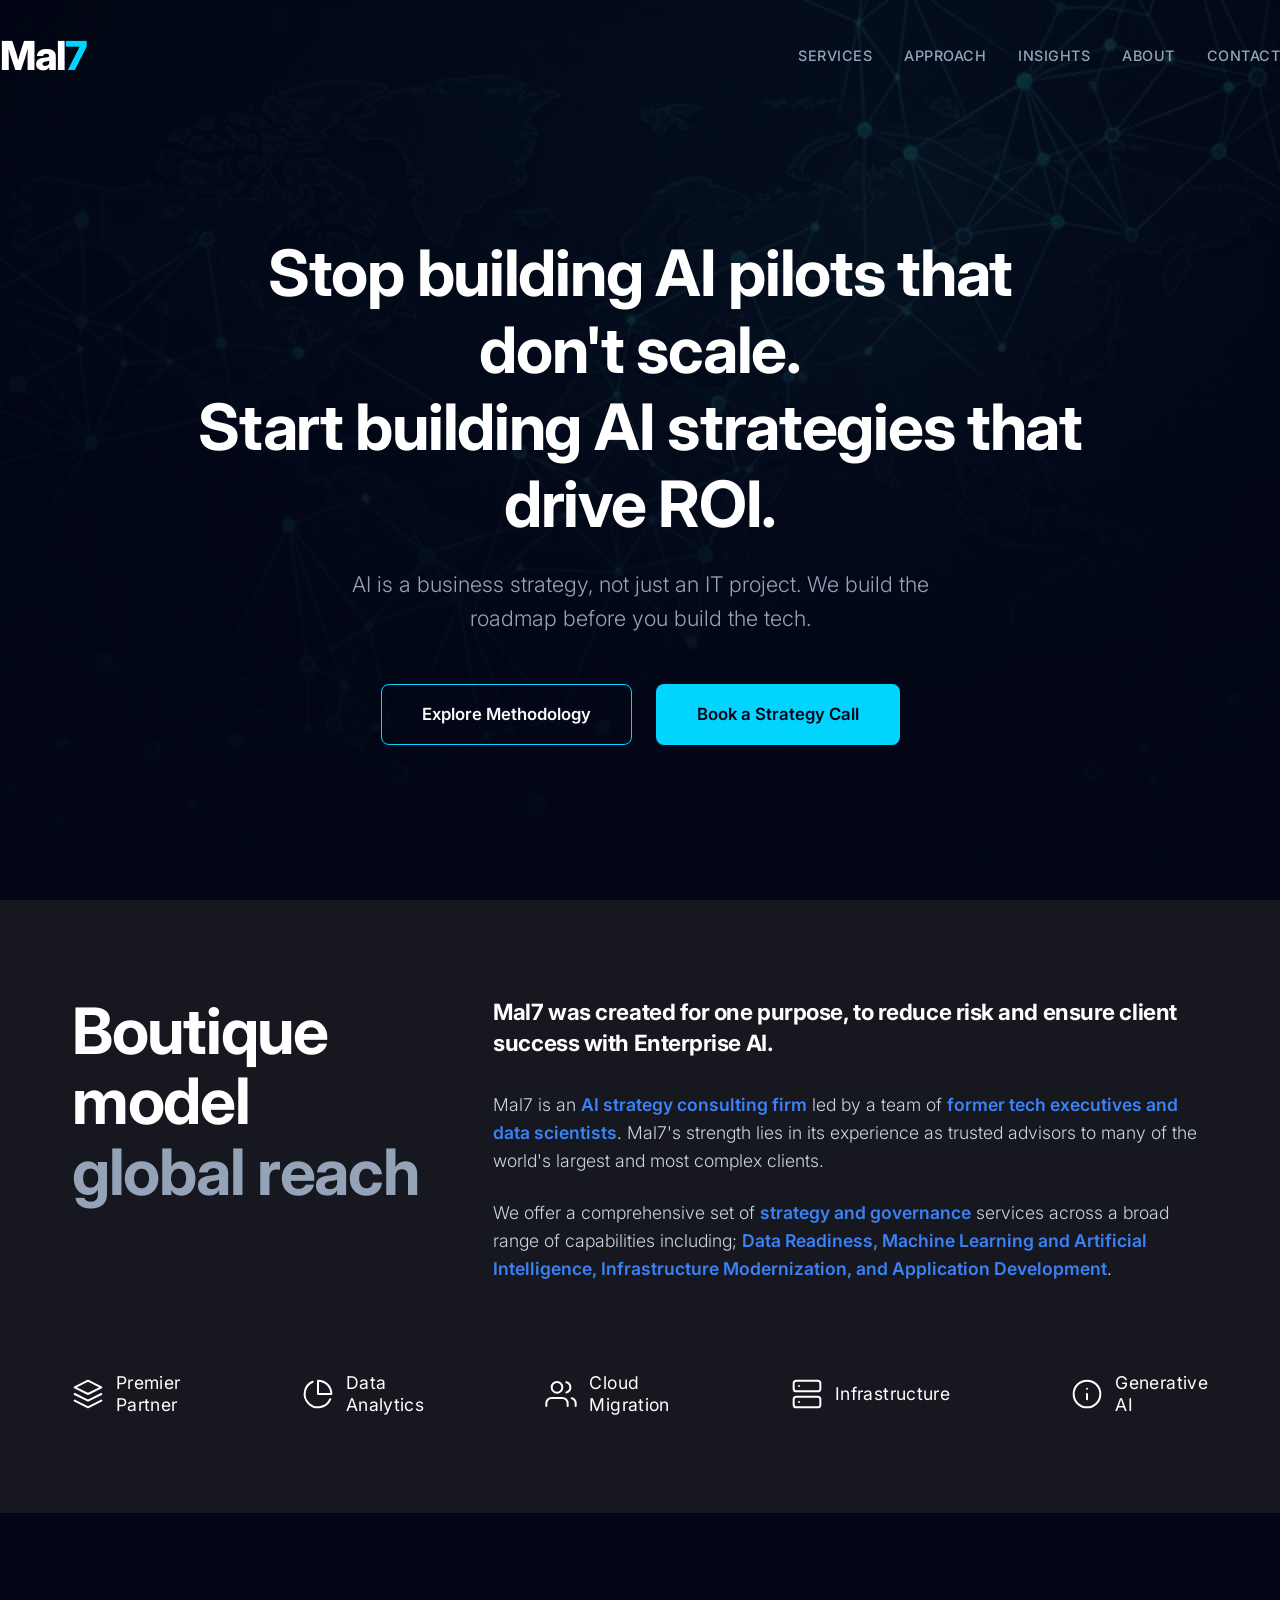
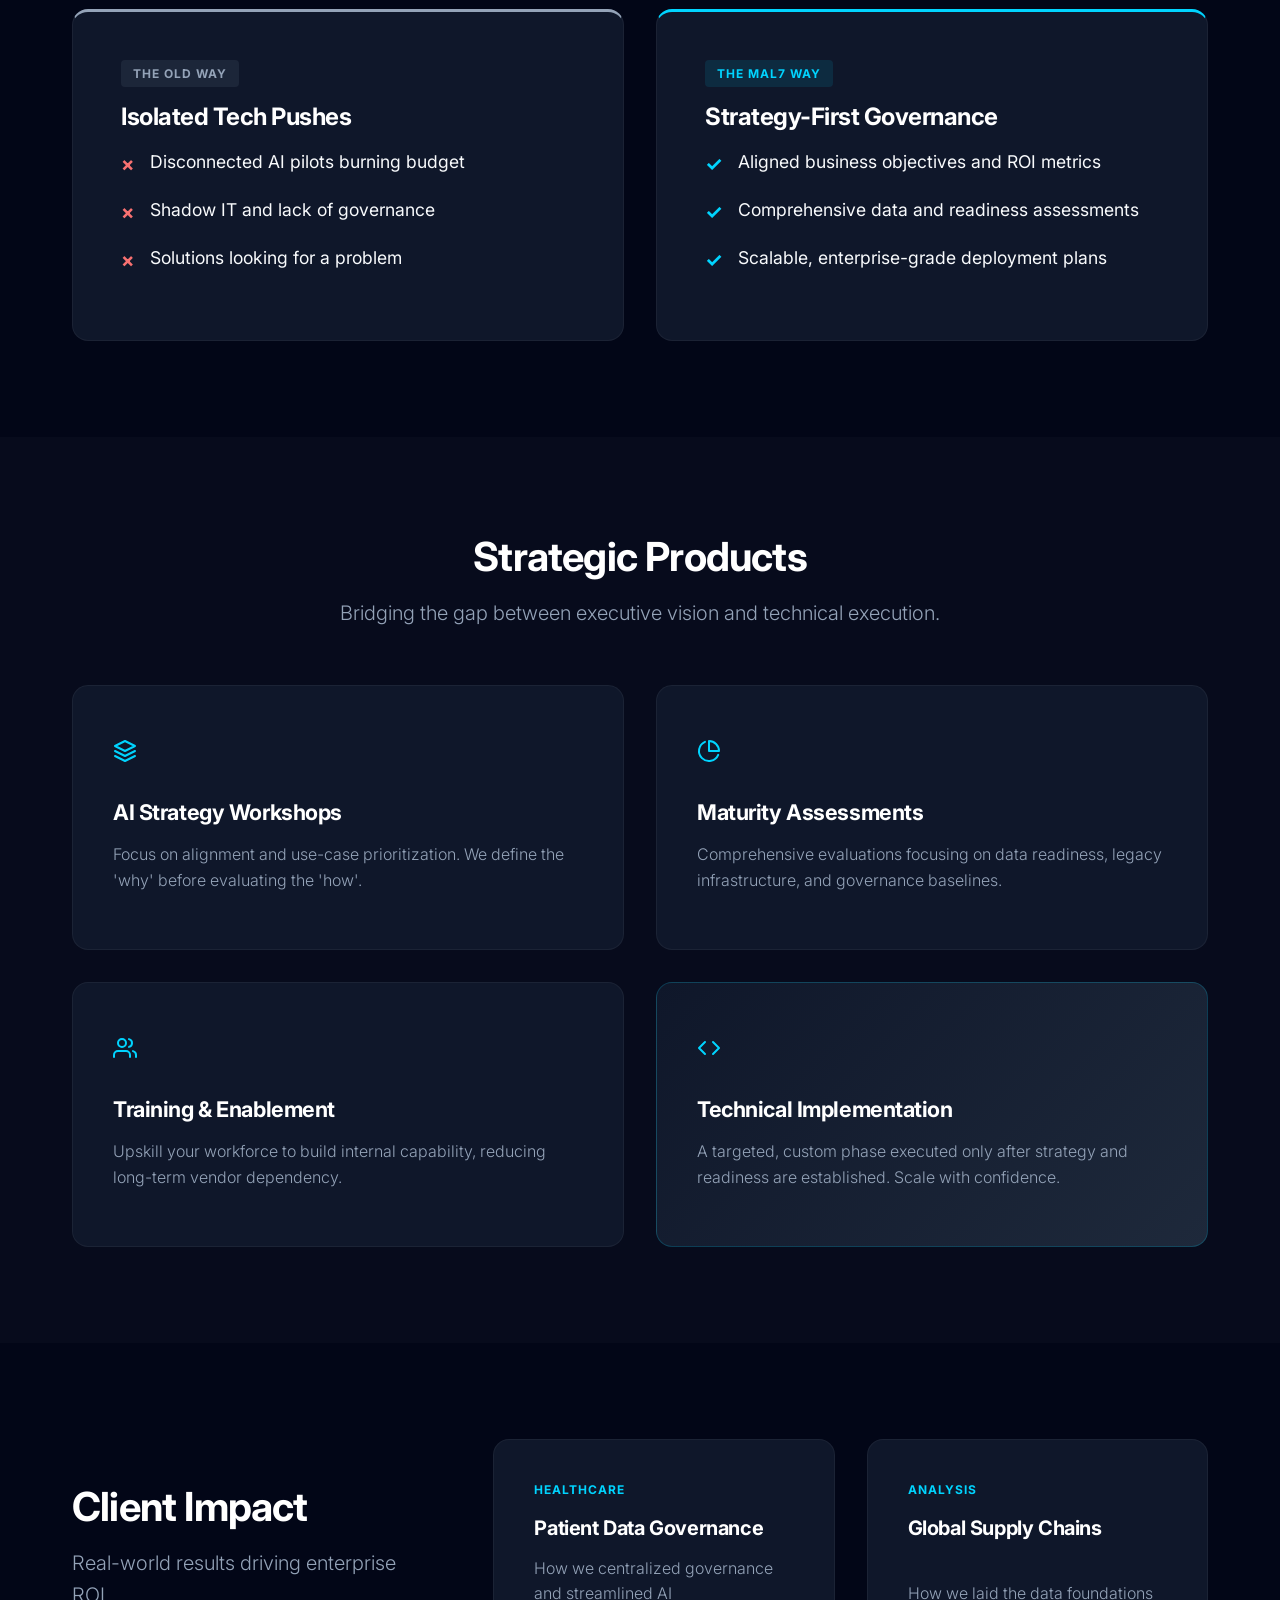
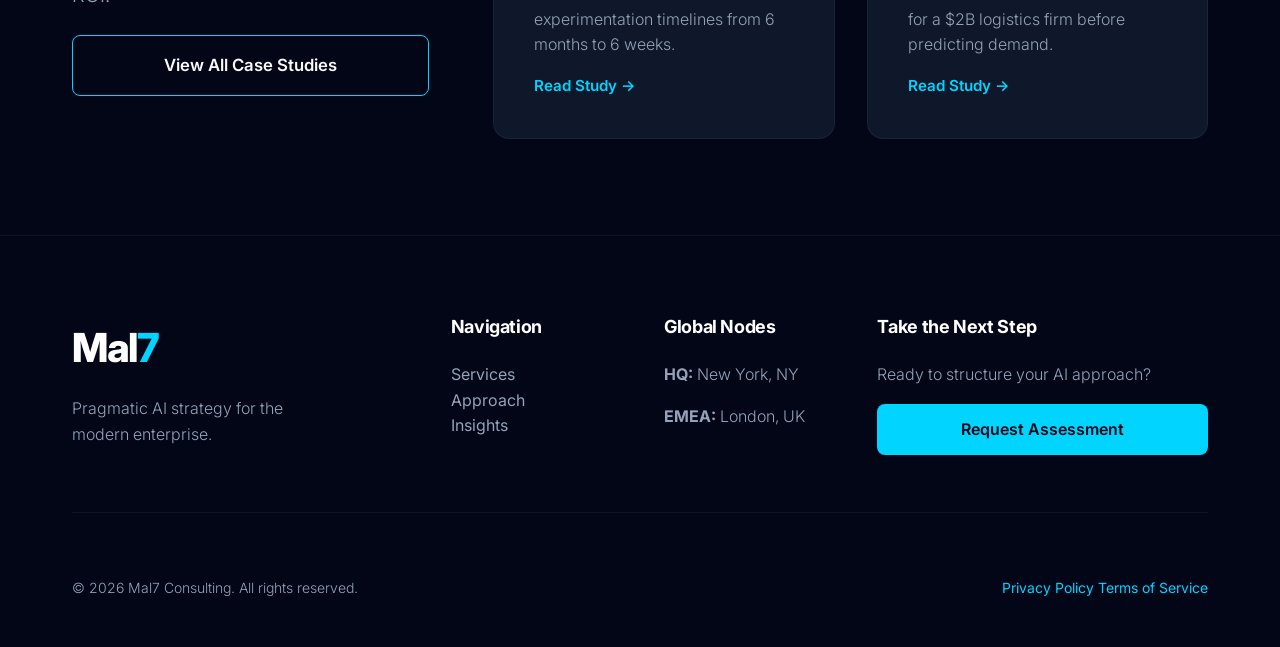
<file: index.html>
<!DOCTYPE html>
<html lang="en">
<head>
    <meta charset="UTF-8">
    <meta name="viewport" content="width=device-width, initial-scale=1.0">
    <title>Mal7 | AI Strategy Consulting</title>
    <link rel="preconnect" href="https://fonts.googleapis.com">
    <link rel="preconnect" href="https://fonts.gstatic.com" crossorigin>
    <link href="https://fonts.googleapis.com/css2?family=Inter:wght@300;400;500;600;700;800&family=Outfit:wght@400;600;700&display=swap" rel="stylesheet">
    <link rel="stylesheet" href="styles.css">
</head>
<body>

    <!-- 1. Global Navigation -->
    <header class="global-nav">
        <div class="nav-container">
            <div class="logo">
                <a href="#">Mal<span>7</span></a>
            </div>
            <nav class="nav-links">
                <a href="#services">Services</a>
                <a href="#methodology">Approach</a>
                <a href="#impact">Insights</a>
                <a href="#about">About</a>
                <a href="#contact">Contact</a>
            </nav>
        </div>
    </header>

    <!-- 2. Hero Section -->
    <section class="hero-section" id="hero">
        <div class="container hero-container">
            <div class="hero-content">
                <h1 class="hero-headline">Stop building AI pilots that don't scale.<br>Start building AI strategies that drive ROI.</h1>
                <p class="hero-subheadline">AI is a business strategy, not just an IT project. We build the roadmap before you build the tech.</p>
                <div class="hero-actions">
                    <a href="#methodology" class="btn btn-outline-teal btn-large">Explore Methodology</a>
                    <a href="#contact" class="btn btn-primary btn-large">Book a Strategy Call</a>
                </div>
            </div>
        </div>
    </section>

    <!-- 2.5 Principals Section -->
    <section class="principals-section" id="principals">
        <div class="container">
            <div class="principals-grid">
                <div class="principals-headline">
                    <h2>Boutique model<br><span>global reach</span></h2>
                </div>
                <div class="principals-content">
                    <h3 class="principals-intro">Mal7 was created for one purpose, to reduce risk and ensure client success with Enterprise AI.</h3>
                    
                    <p>Mal7 is an <span class="highlight">AI strategy consulting firm</span> led by a team of <span class="highlight">former tech executives and data scientists</span>. Mal7's strength lies in its experience as trusted advisors to many of the world's largest and most complex clients.</p>
                    
                    <p>We offer a comprehensive set of <span class="highlight">strategy and governance</span> services across a broad range of capabilities including; <span class="highlight">Data Readiness, Machine Learning and Artificial Intelligence, Infrastructure Modernization, and Application Development</span>.</p>
                    
                </div>
            </div>
            <div class="specialization-badges">
                <div class="spec-badge">
                    <span class="icon">
                        <svg width="32" height="32" viewBox="0 0 24 24" fill="none" stroke="currentColor" stroke-width="1.5" stroke-linecap="round" stroke-linejoin="round"><polygon points="12 2 2 7 12 12 22 7 12 2"></polygon><polyline points="2 17 12 22 22 17"></polyline><polyline points="2 12 12 17 22 12"></polyline></svg>
                    </span>
                    <span>Premier<br>Partner</span>
                </div>
                <div class="spec-badge">
                    <span class="icon">
                        <svg width="32" height="32" viewBox="0 0 24 24" fill="none" stroke="currentColor" stroke-width="1.5" stroke-linecap="round" stroke-linejoin="round"><path d="M21.21 15.89A10 10 0 1 1 8 2.83"></path><path d="M22 12A10 10 0 0 0 12 2v10z"></path></svg>
                    </span>
                    <span>Data<br>Analytics</span>
                </div>
                <div class="spec-badge">
                    <span class="icon">
                        <svg width="32" height="32" viewBox="0 0 24 24" fill="none" stroke="currentColor" stroke-width="1.5" stroke-linecap="round" stroke-linejoin="round"><path d="M17 21v-2a4 4 0 0 0-4-4H5a4 4 0 0 0-4 4v2"></path><circle cx="9" cy="7" r="4"></circle><path d="M23 21v-2a4 4 0 0 0-3-3.87"></path><path d="M16 3.13a4 4 0 0 1 0 7.75"></path></svg>
                    </span>
                    <span>Cloud<br>Migration</span>
                </div>
                <div class="spec-badge">
                    <span class="icon">
                        <svg width="32" height="32" viewBox="0 0 24 24" fill="none" stroke="currentColor" stroke-width="1.5" stroke-linecap="round" stroke-linejoin="round"><rect x="2" y="2" width="20" height="8" rx="2" ry="2"></rect><rect x="2" y="14" width="20" height="8" rx="2" ry="2"></rect><line x1="6" y1="6" x2="6.01" y2="6"></line><line x1="6" y1="18" x2="6.01" y2="18"></line></svg>
                    </span>
                    <span>Infrastructure</span>
                </div>
                <div class="spec-badge">
                    <span class="icon">
                        <svg width="32" height="32" viewBox="0 0 24 24" fill="none" stroke="currentColor" stroke-width="1.5" stroke-linecap="round" stroke-linejoin="round"><circle cx="12" cy="12" r="10"></circle><path d="M12 16v-4"></path><path d="M12 8h.01"></path></svg>
                    </span>
                    <span>Generative<br>AI</span>
                </div>
            </div>
        </div>
    </section>


    <!-- 3. The Problem/Solution Section -->
    <section class="split-section" id="methodology">
        <div class="container">
            <div class="split-grid">
                <div class="split-card problem-card">
                    <div class="card-header">
                        <span class="badge badge-negative">The Old Way</span>
                        <h2>Isolated Tech Pushes</h2>
                    </div>
                    <ul class="comparison-list">
                        <li><span>&times;</span> Disconnected AI pilots burning budget</li>
                        <li><span>&times;</span> Shadow IT and lack of governance</li>
                        <li><span>&times;</span> Solutions looking for a problem</li>
                    </ul>
                </div>

                <div class="split-card solution-card">
                    <div class="card-header">
                        <span class="badge badge-positive">The Mal7 Way</span>
                        <h2>Strategy-First Governance</h2>
                    </div>
                    <ul class="comparison-list">
                        <li><span>&check;</span> Aligned business objectives and ROI metrics</li>
                        <li><span>&check;</span> Comprehensive data and readiness assessments</li>
                        <li><span>&check;</span> Scalable, enterprise-grade deployment plans</li>
                    </ul>
                </div>
            </div>
        </div>
    </section>

    <!-- 4. Strategic Products (Services Grid) -->
    <section class="services-section" id="services">
        <div class="container">
            <div class="section-header center">
                <h2 class="section-title">Strategic Products</h2>
                <p class="section-subtitle">Bridging the gap between executive vision and technical execution.</p>
            </div>
            
            <div class="services-grid">
                <div class="service-card">
                    <div class="card-icon">
                        <svg width="24" height="24" viewBox="0 0 24 24" fill="none" stroke="currentColor" stroke-width="2" stroke-linecap="round" stroke-linejoin="round"><polygon points="12 2 2 7 12 12 22 7 12 2"></polygon><polyline points="2 17 12 22 22 17"></polyline><polyline points="2 12 12 17 22 12"></polyline></svg>
                    </div>
                    <h3>AI Strategy Workshops</h3>
                    <p>Focus on alignment and use-case prioritization. We define the 'why' before evaluating the 'how'.</p>
                </div>
                
                <div class="service-card">
                    <div class="card-icon">
                        <svg width="24" height="24" viewBox="0 0 24 24" fill="none" stroke="currentColor" stroke-width="2" stroke-linecap="round" stroke-linejoin="round"><path d="M21.21 15.89A10 10 0 1 1 8 2.83"></path><path d="M22 12A10 10 0 0 0 12 2v10z"></path></svg>
                    </div>
                    <h3>Maturity Assessments</h3>
                    <p>Comprehensive evaluations focusing on data readiness, legacy infrastructure, and governance baselines.</p>
                </div>
                
                <div class="service-card">
                    <div class="card-icon">
                        <svg width="24" height="24" viewBox="0 0 24 24" fill="none" stroke="currentColor" stroke-width="2" stroke-linecap="round" stroke-linejoin="round"><path d="M17 21v-2a4 4 0 0 0-4-4H5a4 4 0 0 0-4 4v2"></path><circle cx="9" cy="7" r="4"></circle><path d="M23 21v-2a4 4 0 0 0-3-3.87"></path><path d="M16 3.13a4 4 0 0 1 0 7.75"></path></svg>
                    </div>
                    <h3>Training & Enablement</h3>
                    <p>Upskill your workforce to build internal capability, reducing long-term vendor dependency.</p>
                </div>
                
                <div class="service-card implementation-card">
                    <div class="card-icon">
                        <svg width="24" height="24" viewBox="0 0 24 24" fill="none" stroke="currentColor" stroke-width="2" stroke-linecap="round" stroke-linejoin="round"><polyline points="16 18 22 12 16 6"></polyline><polyline points="8 6 2 12 8 18"></polyline></svg>
                    </div>
                    <h3>Technical Implementation</h3>
                    <p>A targeted, custom phase executed only after strategy and readiness are established. Scale with confidence.</p>
                </div>
            </div>
        </div>
    </section>

    <!-- 6. Client Impact -->
    <section class="insights-section" id="impact">
        <div class="container">
            <div class="insights-grid">
                <div class="insights-header">
                    <h2 class="section-title">Client Impact</h2>
                    <p class="section-subtitle" style="margin-bottom: 1.5rem;">Real-world results driving enterprise ROI.</p>
                    <a href="case-studies.html" class="btn btn-outline-teal btn-large btn-block">View All Case Studies</a>
                </div>
                <div class="insights-cards">
                    <div class="insight-card">
                        <span class="category">Healthcare</span>
                        <h4>Patient Data Governance</h4>
                        <p>How we centralized governance and streamlined AI experimentation timelines from 6 months to 6 weeks.</p>
                        <a href="case-studies.html" class="read-more">Read Study &rarr;</a>
                    </div>
                    <div class="insight-card">
                        <span class="category">Analysis</span>
                        <h4>Global Supply Chains</h4>
                        <p>How we laid the data foundations for a $2B logistics firm before predicting demand.</p>
                        <a href="case-studies.html" class="read-more">Read Study &rarr;</a>
                    </div>
                </div>
            </div>
        </div>
    </section>

    <!-- 7. Footer -->
    <footer class="global-footer" id="contact">
        <div class="container">
            <div class="footer-grid">
                <div class="footer-brand">
                    <div class="logo footer-logo">
                        <a href="#">Mal<span>7</span></a>
                    </div>
                    <p>Pragmatic AI strategy for the modern enterprise.</p>
                </div>
                <div class="footer-links">
                    <h4>Navigation</h4>
                    <ul>
                        <li><a href="#services">Services</a></li>
                        <li><a href="#methodology">Approach</a></li>
                        <li><a href="#impact">Insights</a></li>
                    </ul>
                </div>
                <div class="footer-contact">
                    <h4>Global Nodes</h4>
                    <p><strong>HQ:</strong> New York, NY</p>
                    <p><strong>EMEA:</strong> London, UK</p>
                </div>
                <div class="footer-cta">
                    <h4>Take the Next Step</h4>
                    <p>Ready to structure your AI approach?</p>
                    <a href="#" class="btn btn-primary btn-block">Request Assessment</a>
                </div>
            </div>
            <div class="footer-bottom">
                <p>&copy; 2026 Mal7 Consulting. All rights reserved.</p>
                <div class="legal-links">
                    <a href="#">Privacy Policy</a>
                    <a href="#">Terms of Service</a>
                </div>
            </div>
        </div>
    </footer>

    <script src="main.js"></script>
</body>
</html>
</file>
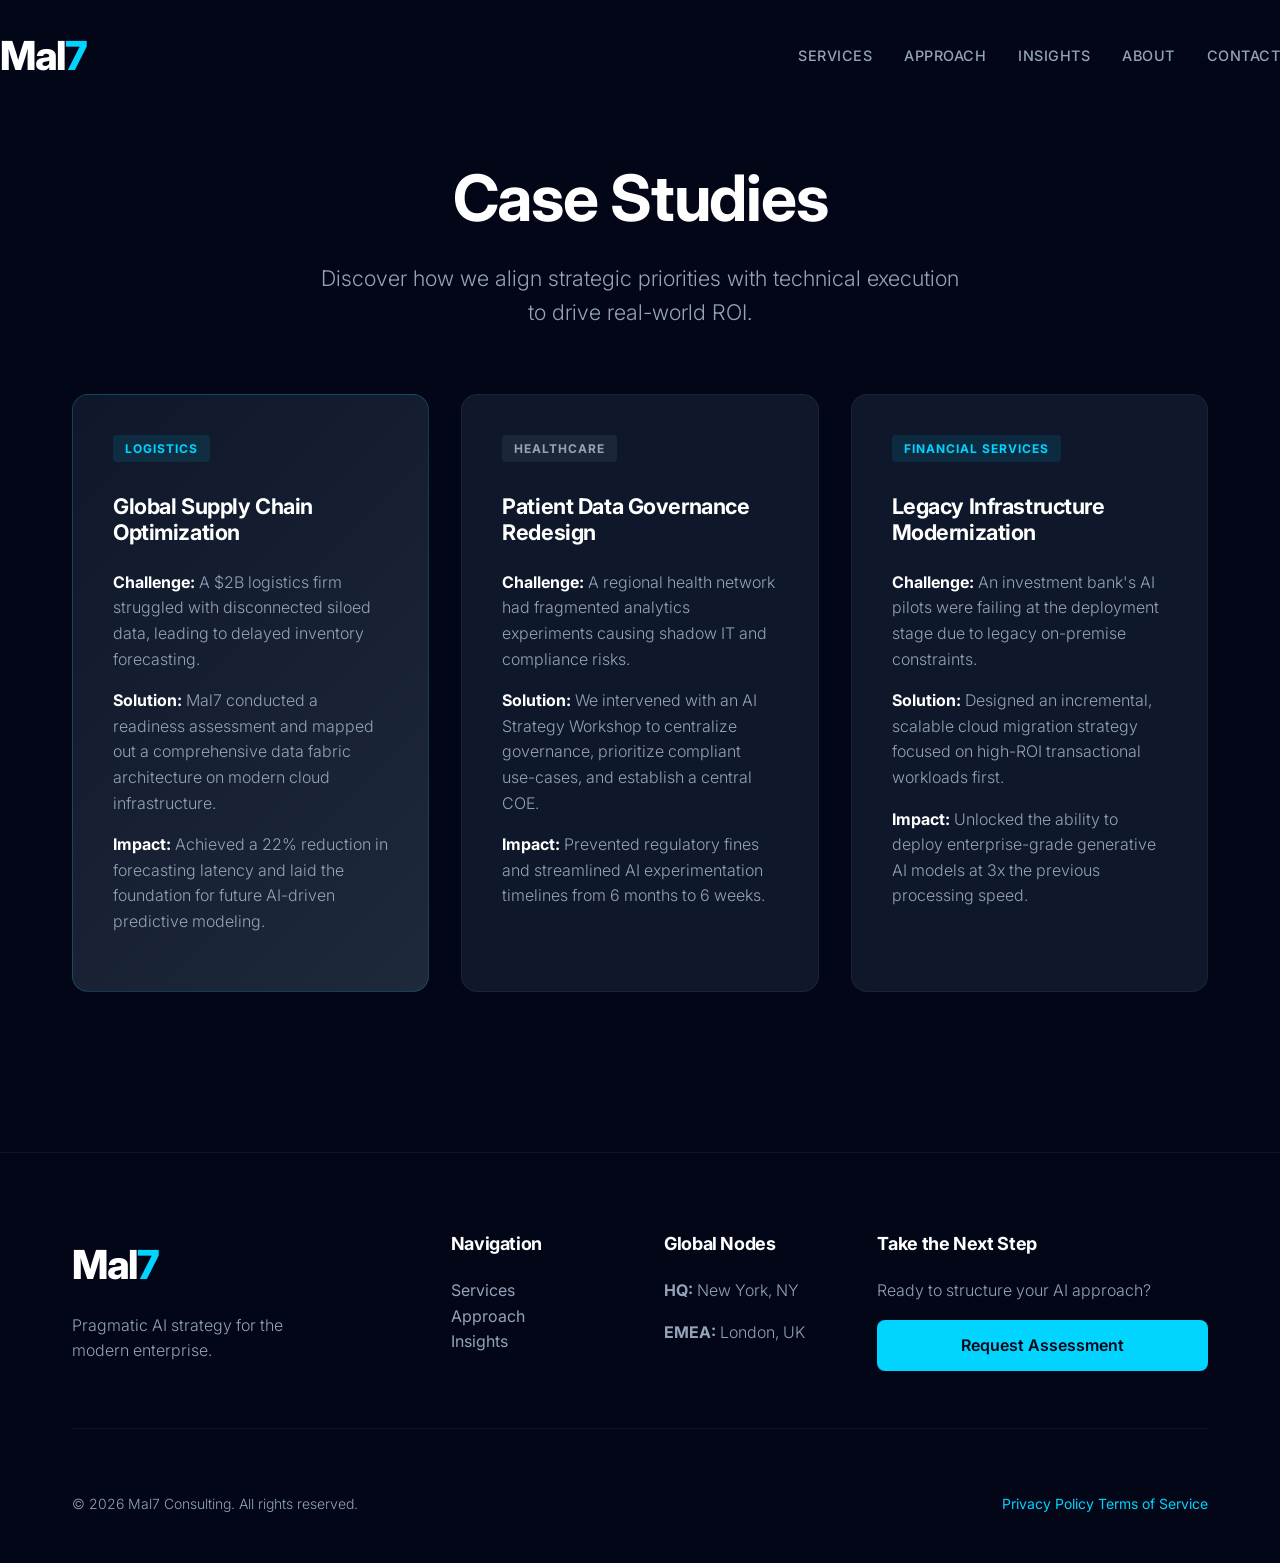
<file: case-studies.html>
<!DOCTYPE html>
<html lang="en">
<head>
    <meta charset="UTF-8">
    <meta name="viewport" content="width=device-width, initial-scale=1.0">
    <title>Mal7 | Case Studies</title>
    <link rel="preconnect" href="https://fonts.googleapis.com">
    <link rel="preconnect" href="https://fonts.gstatic.com" crossorigin>
    <link href="https://fonts.googleapis.com/css2?family=Inter:wght@300;400;500;600;700;800&family=Outfit:wght@400;600;700&display=swap" rel="stylesheet">
    <link rel="stylesheet" href="styles.css">
</head>
<body>

    <!-- Global Navigation -->
    <header class="global-nav">
        <div class="nav-container">
            <div class="logo">
                <a href="index.html">Mal<span>7</span></a>
            </div>
            <nav class="nav-links">
                <a href="index.html#services">Services</a>
                <a href="index.html#methodology">Approach</a>
                <a href="case-studies.html">Insights</a>
                <a href="index.html#about">About</a>
                <a href="index.html#contact">Contact</a>
            </nav>
        </div>
    </header>

    <!-- Internal Hero -->
    <section class="internal-hero" style="padding: 10rem 0 4rem 0; text-align: center; background-color: var(--clr-bg-deep);">
        <div class="container">
            <h1 class="hero-headline">Case Studies</h1>
            <p class="hero-subheadline" style="max-width: 650px; margin: 0 auto;">Discover how we align strategic priorities with technical execution to drive real-world ROI.</p>
        </div>
    </section>

    <!-- Case Studies Section -->
    <section class="insights-section" style="padding-top: 0;">
        <div class="container">
            <div class="services-grid" style="grid-template-columns: repeat(auto-fit, minmax(300px, 1fr)); gap: 2rem;">
                
                <div class="service-card implementation-card">
                    <span class="badge badge-positive" style="margin-bottom: 2rem;">Logistics</span>
                    <h3 style="margin-bottom: 1.5rem;">Global Supply Chain Optimization</h3>
                    <p style="margin-bottom: 1rem;"><strong style="color: var(--clr-white);">Challenge:</strong> A $2B logistics firm struggled with disconnected siloed data, leading to delayed inventory forecasting.</p>
                    <p style="margin-bottom: 1rem;"><strong style="color: var(--clr-white);">Solution:</strong> Mal7 conducted a readiness assessment and mapped out a comprehensive data fabric architecture on modern cloud infrastructure.</p>
                    <p><strong style="color: var(--clr-white);">Impact:</strong> Achieved a 22% reduction in forecasting latency and laid the foundation for future AI-driven predictive modeling.</p>
                </div>

                <div class="service-card">
                    <span class="badge badge-negative" style="margin-bottom: 2rem;">Healthcare</span>
                    <h3 style="margin-bottom: 1.5rem;">Patient Data Governance Redesign</h3>
                    <p style="margin-bottom: 1rem;"><strong style="color: var(--clr-white);">Challenge:</strong> A regional health network had fragmented analytics experiments causing shadow IT and compliance risks.</p>
                    <p style="margin-bottom: 1rem;"><strong style="color: var(--clr-white);">Solution:</strong> We intervened with an AI Strategy Workshop to centralize governance, prioritize compliant use-cases, and establish a central COE.</p>
                    <p><strong style="color: var(--clr-white);">Impact:</strong> Prevented regulatory fines and streamlined AI experimentation timelines from 6 months to 6 weeks.</p>
                </div>

                <div class="service-card">
                    <span class="badge badge-positive" style="margin-bottom: 2rem;">Financial Services</span>
                    <h3 style="margin-bottom: 1.5rem;">Legacy Infrastructure Modernization</h3>
                    <p style="margin-bottom: 1rem;"><strong style="color: var(--clr-white);">Challenge:</strong> An investment bank's AI pilots were failing at the deployment stage due to legacy on-premise constraints.</p>
                    <p style="margin-bottom: 1rem;"><strong style="color: var(--clr-white);">Solution:</strong> Designed an incremental, scalable cloud migration strategy focused on high-ROI transactional workloads first.</p>
                    <p><strong style="color: var(--clr-white);">Impact:</strong> Unlocked the ability to deploy enterprise-grade generative AI models at 3x the previous processing speed.</p>
                </div>

            </div>
        </div>
    </section>

    <!-- Footer -->
    <footer class="global-footer" id="contact" style="margin-top: 4rem; border-top: 1px solid var(--clr-navy-border);">
        <div class="container">
            <div class="footer-grid">
                <div class="footer-brand">
                    <div class="logo footer-logo">
                        <a href="index.html">Mal<span>7</span></a>
                    </div>
                    <p>Pragmatic AI strategy for the modern enterprise.</p>
                </div>
                <div class="footer-links">
                    <h4>Navigation</h4>
                    <ul>
                        <li><a href="index.html#services">Services</a></li>
                        <li><a href="index.html#methodology">Approach</a></li>
                        <li><a href="case-studies.html">Insights</a></li>
                    </ul>
                </div>
                <div class="footer-contact">
                    <h4>Global Nodes</h4>
                    <p><strong>HQ:</strong> New York, NY</p>
                    <p><strong>EMEA:</strong> London, UK</p>
                </div>
                <div class="footer-cta">
                    <h4>Take the Next Step</h4>
                    <p>Ready to structure your AI approach?</p>
                    <a href="index.html#contact" class="btn btn-primary btn-block">Request Assessment</a>
                </div>
            </div>
            <div class="footer-bottom">
                <p>&copy; 2026 Mal7 Consulting. All rights reserved.</p>
                <div class="legal-links">
                    <a href="#">Privacy Policy</a>
                    <a href="#">Terms of Service</a>
                </div>
            </div>
        </div>
    </footer>

    <script src="main.js"></script>
</body>
</html>
</file>
<file: styles.css>
/* 
   Aethera Gravity | AI Systems
   Dark Corporate Tech Aesthetic
*/

:root {
    /* Color Palette */
    --clr-bg-deep: #020617; /* Near black */
    --clr-navy: #0f172a;
    --clr-navy-light: #1e293b;
    --clr-navy-border: rgba(255, 255, 255, 0.05);
    
    --clr-accent: #00D4FF; /* Digital Teal/Cyan */
    --clr-accent-hover: #00b8e6;
    
    --clr-white: #ffffff;
    --clr-text-light: #f8fafc;
    --clr-text-muted: #94a3b8; /* Light grey */
    
    /* Typography */
    --font-sans: 'Inter', -apple-system, BlinkMacSystemFont, "Segoe UI", Roboto, Helvetica, Arial, sans-serif;
    
    /* Spacing */
    --space-md: 1rem;
    --space-lg: 2rem;
    --space-xl: 4rem;
    --space-xxl: 6rem;
    
    /* Structural */
    --container-max: 1200px;
    --radius-md: 8px;
    --radius-lg: 16px;
    
    /* Shadow */
    --shadow-glow: 0 0 20px rgba(0, 212, 255, 0.2);
}

/* =========================================================================
   RESET & BASICS
   ========================================================================= */
* { margin: 0; padding: 0; box-sizing: border-box; }
html { scroll-behavior: smooth; }

body {
    font-family: var(--font-sans);
    font-size: 16px;
    line-height: 1.6;
    color: var(--clr-text-light);
    background-color: var(--clr-bg-deep); /* Dark mode throughout */
    -webkit-font-smoothing: antialiased;
}

h1, h2, h3, h4, h5, h6 {
    font-weight: 700;
    line-height: 1.2;
    margin-bottom: var(--space-md);
    color: var(--clr-white);
    letter-spacing: -0.02em;
}

p {
    margin-bottom: var(--space-md);
    color: var(--clr-text-muted);
    font-weight: 300;
}

a {
    text-decoration: none;
    color: var(--clr-accent);
    transition: all 0.3s ease;
}

img { max-width: 100%; height: auto; display: block; }

.container {
    width: 100%;
    max-width: var(--container-max);
    margin: 0 auto;
    padding: 0 var(--space-lg);
}

.center { text-align: center; }

/* =========================================================================
   BUTTONS
   ========================================================================= */
.btn {
    display: inline-flex;
    align-items: center;
    justify-content: center;
    padding: 0.75rem 1.75rem;
    font-weight: 600;
    border-radius: var(--radius-md);
    transition: all 0.3s ease;
    cursor: pointer;
    border: 1px solid transparent;
}

.btn-primary {
    background-color: var(--clr-accent);
    color: var(--clr-bg-deep);
}
.btn-primary:hover {
    background-color: var(--clr-accent-hover);
    box-shadow: var(--shadow-glow);
    transform: translateY(-2px);
}

.btn-outline-teal {
    background-color: transparent;
    border-color: var(--clr-accent);
    color: var(--clr-text-light);
}
.btn-outline-teal:hover {
    background-color: rgba(0, 212, 255, 0.1);
    box-shadow: var(--shadow-glow);
    transform: translateY(-2px);
}

.btn-large {
    padding: 1rem 2.5rem;
    font-size: 1.05rem;
}
.btn-block { width: 100%; }

/* =========================================================================
   GLOBAL HEADER
   ========================================================================= */
.global-nav {
    position: fixed;
    top: 0; left: 0; width: 100%;
    z-index: 1000;
    padding: 1.5rem 0;
    transition: all 0.4s ease;
    background: transparent;
    border-bottom: 1px solid transparent;
}
.global-nav.scrolled {
    background: rgba(2, 6, 23, 0.9);
    backdrop-filter: blur(12px);
    padding: 1rem 0;
    border-bottom: 1px solid var(--clr-navy-border);
}

.nav-container {
    display: flex;
    justify-content: space-between;
    align-items: center;
}

.logo a {
    font-weight: 800;
    font-size: 2.5rem;
    color: var(--clr-white);
    letter-spacing: -1.5px;
}
.logo a span { color: var(--clr-accent); }

.nav-links { display: flex; gap: 2rem; }
.nav-links a {
    color: var(--clr-text-muted);
    font-weight: 500;
    font-size: 0.9rem;
    text-transform: uppercase;
    letter-spacing: 0.5px;
}
.nav-links a:hover { color: var(--clr-accent); }

/* =========================================================================
   HERO SECTION
   ========================================================================= */
.hero-section {
    position: relative;
    min-height: 100vh;
    display: flex;
    align-items: center;
    background-color: var(--clr-bg-deep);
    background-image: linear-gradient(to bottom, rgba(2,6,23,0.7), rgba(2,6,23,1)), url('images/aethera-hero-bg.png');
    background-size: cover;
    background-position: center;
    background-attachment: fixed;
    padding-top: 5rem;
}

.hero-content {
    max-width: 900px;
    margin: 0 auto;
    text-align: center;
}

.hero-headline {
    font-size: clamp(2.5rem, 5vw, 4.5rem);
    margin-bottom: 1.5rem;
}

.hero-subheadline {
    font-size: clamp(1.125rem, 2vw, 1.35rem);
    max-width: 650px;
    margin: 0 auto 3rem auto;
}

.hero-actions {
    display: flex;
    justify-content: center;
    gap: 1.5rem;
    flex-wrap: wrap;
}

/* =========================================================================
   PRINCIPALS SECTION
   ========================================================================= */
.principals-section {
    padding: var(--space-xxl) 0;
    background-color: #17181f; /* Custom dark tinted background */
}

.principals-grid {
    display: grid;
    grid-template-columns: 1fr 2fr;
    gap: 4rem;
    align-items: start;
}

.principals-headline h2 {
    font-size: clamp(2.5rem, 5vw, 4rem);
    line-height: 1.1;
    color: var(--clr-white);
    margin-bottom: 0;
}

.principals-headline h2 span {
    color: #94a3b8; /* Slate-400 */
}

.principals-content h3.principals-intro {
    font-size: 1.4rem;
    color: var(--clr-white);
    font-weight: 700;
    line-height: 1.4;
    margin-bottom: 2rem;
}

.principals-content p {
    font-size: 1.1rem;
    color: #cbd5e1; /* Slate-300 */
    margin-bottom: 1.5rem;
}

.principals-content .highlight {
    color: #3b82f6; /* Blue-500 */
    font-weight: 600;
}

.specialization-badges {
    display: flex;
    flex-direction: row;
    justify-content: space-between;
    align-items: center;
    gap: 1.5rem;
    margin-top: 4rem;
    width: 100%;
    flex-wrap: wrap;
}

.spec-badge {
    color: var(--clr-white);
    display: flex;
    flex-direction: row;
    align-items: center;
    gap: 0.75rem;
}

.spec-badge .icon {
    display: flex;
    align-items: center;
    justify-content: center;
    color: var(--clr-white);
}

.spec-badge span:not(.icon) {
    font-size: 1.1rem;
    font-weight: 400;
    line-height: 1.3;
    letter-spacing: 0.02em;
}

/* =========================================================================
   SPLIT SECTION
   ========================================================================= */
.split-section { padding: var(--space-xxl) 0; }
.split-grid { display: grid; grid-template-columns: 1fr 1fr; gap: 2rem; }

.split-card {
    padding: 3rem;
    border-radius: var(--radius-lg);
    background-color: var(--clr-navy);
    border: 1px solid var(--clr-navy-border);
}

.problem-card { border-top: 3px solid var(--clr-text-muted); }
.solution-card { border-top: 3px solid var(--clr-accent); }

.badge {
    display: inline-block;
    padding: 0.25rem 0.75rem;
    font-size: 0.75rem;
    text-transform: uppercase;
    font-weight: 700;
    border-radius: 4px;
    letter-spacing: 1px;
    margin-bottom: 1rem;
}
.badge-negative { background: rgba(148, 163, 184, 0.1); color: var(--clr-text-muted); }
.badge-positive { background: rgba(0, 212, 255, 0.1); color: var(--clr-accent); }

.comparison-list { list-style: none; }
.comparison-list li {
    display: flex; gap: 1rem; margin-bottom: 1rem; font-size: 1.1rem; color: var(--clr-text-light);
}
.comparison-list li span { font-weight: bold; font-size: 1.25rem; }
.problem-card .comparison-list li span { color: #f87171; }
.solution-card .comparison-list li span { color: var(--clr-accent); }

/* =========================================================================
   SERVICES GRID
   ========================================================================= */
.services-section { padding: var(--space-xxl) 0; background: rgba(255,255,255,0.02); }
.section-title { font-size: 2.5rem; }
.section-subtitle { font-size: 1.25rem; max-width: 600px; margin: 0 auto 3.5rem auto; }

.services-grid { display: grid; grid-template-columns: repeat(2, 1fr); gap: 2rem; }

.service-card {
    background: var(--clr-navy);
    padding: 2.5rem;
    border-radius: var(--radius-lg);
    border: 1px solid var(--clr-navy-border);
    transition: transform 0.3s ease, border-color 0.3s ease;
}
.service-card:hover {
    transform: translateY(-4px);
    border-color: rgba(0, 212, 255, 0.3);
}

.implementation-card {
    background: linear-gradient(135deg, var(--clr-navy), var(--clr-navy-light));
    border-color: rgba(0, 212, 255, 0.2);
}

.card-icon {
    width: 50px; height: 50px;
    color: var(--clr-accent);
    display: flex; align-items: center; justify-content: flex-start;
    margin-bottom: 1.5rem;
}
.service-card h3 { font-size: 1.35rem; margin-bottom: 1rem; }

/* =========================================================================
   INSIGHTS
   ========================================================================= */
.insights-section { padding: var(--space-xxl) 0; }
.insights-grid { display: grid; grid-template-columns: 1fr 2fr; gap: 4rem; align-items: center; }

.insights-cards { display: grid; grid-template-columns: 1fr 1fr; gap: 2rem; }
.insight-card {
    background: var(--clr-navy);
    padding: 2.5rem;
    border-radius: var(--radius-lg);
    border: 1px solid var(--clr-navy-border);
    display: flex; flex-direction: column;
}
.insight-card .category {
    font-size: 0.75rem; text-transform: uppercase; font-weight: 700;
    color: var(--clr-accent); margin-bottom: 1rem; letter-spacing: 1px;
}
.insight-card h4 { font-size: 1.25rem; margin-bottom: 1rem; flex-grow: 1; }
.read-more { font-weight: 600; font-size: 0.95rem; }
.read-more:hover { text-decoration: underline; }

/* =========================================================================
   FOOTER
   ========================================================================= */
.global-footer { padding: 5rem 0 2rem 0; border-top: 1px solid var(--clr-navy-border); }
.footer-grid {
    display: grid; grid-template-columns: 2fr 1fr 1fr 2fr; gap: 3rem;
    margin-bottom: 4rem; padding-bottom: 3rem; border-bottom: 1px solid var(--clr-navy-border);
}

.footer-brand p { color: var(--clr-text-muted); max-width: 250px; margin-top: 1rem; }
.global-footer h4 { font-size: 1.125rem; margin-bottom: 1.5rem; }
.footer-links ul { list-style: none; }
.footer-links a { color: var(--clr-text-muted); }
.footer-links a:hover { color: var(--clr-accent); }

.footer-bottom { display: flex; justify-content: space-between; color: var(--clr-text-muted); font-size: 0.875rem; }

/* Responsive */
@media (max-width: 992px) {
    .hero-section { background-attachment: scroll; }
    .principals-grid, .split-grid, .insights-grid { grid-template-columns: 1fr; gap: 2rem; }
    .footer-grid { grid-template-columns: repeat(2, 1fr); }
    .specialization-badges {
        display: grid;
        grid-template-columns: repeat(3, 1fr);
        gap: 2rem;
        margin-top: 3rem;
    }
}
@media (max-width: 768px) {
    .services-grid, .insights-cards { grid-template-columns: 1fr; }
    .nav-links { display: none; }
    .hero-headline { font-size: 2.5rem; }
    .hero-actions { flex-direction: column; width: 100%; }
    .specialization-badges {
        grid-template-columns: repeat(2, 1fr);
    }
}
@media (max-width: 480px) {
    .specialization-badges {
        grid-template-columns: 1fr;
        gap: 1.5rem;
    }
}
</file>
